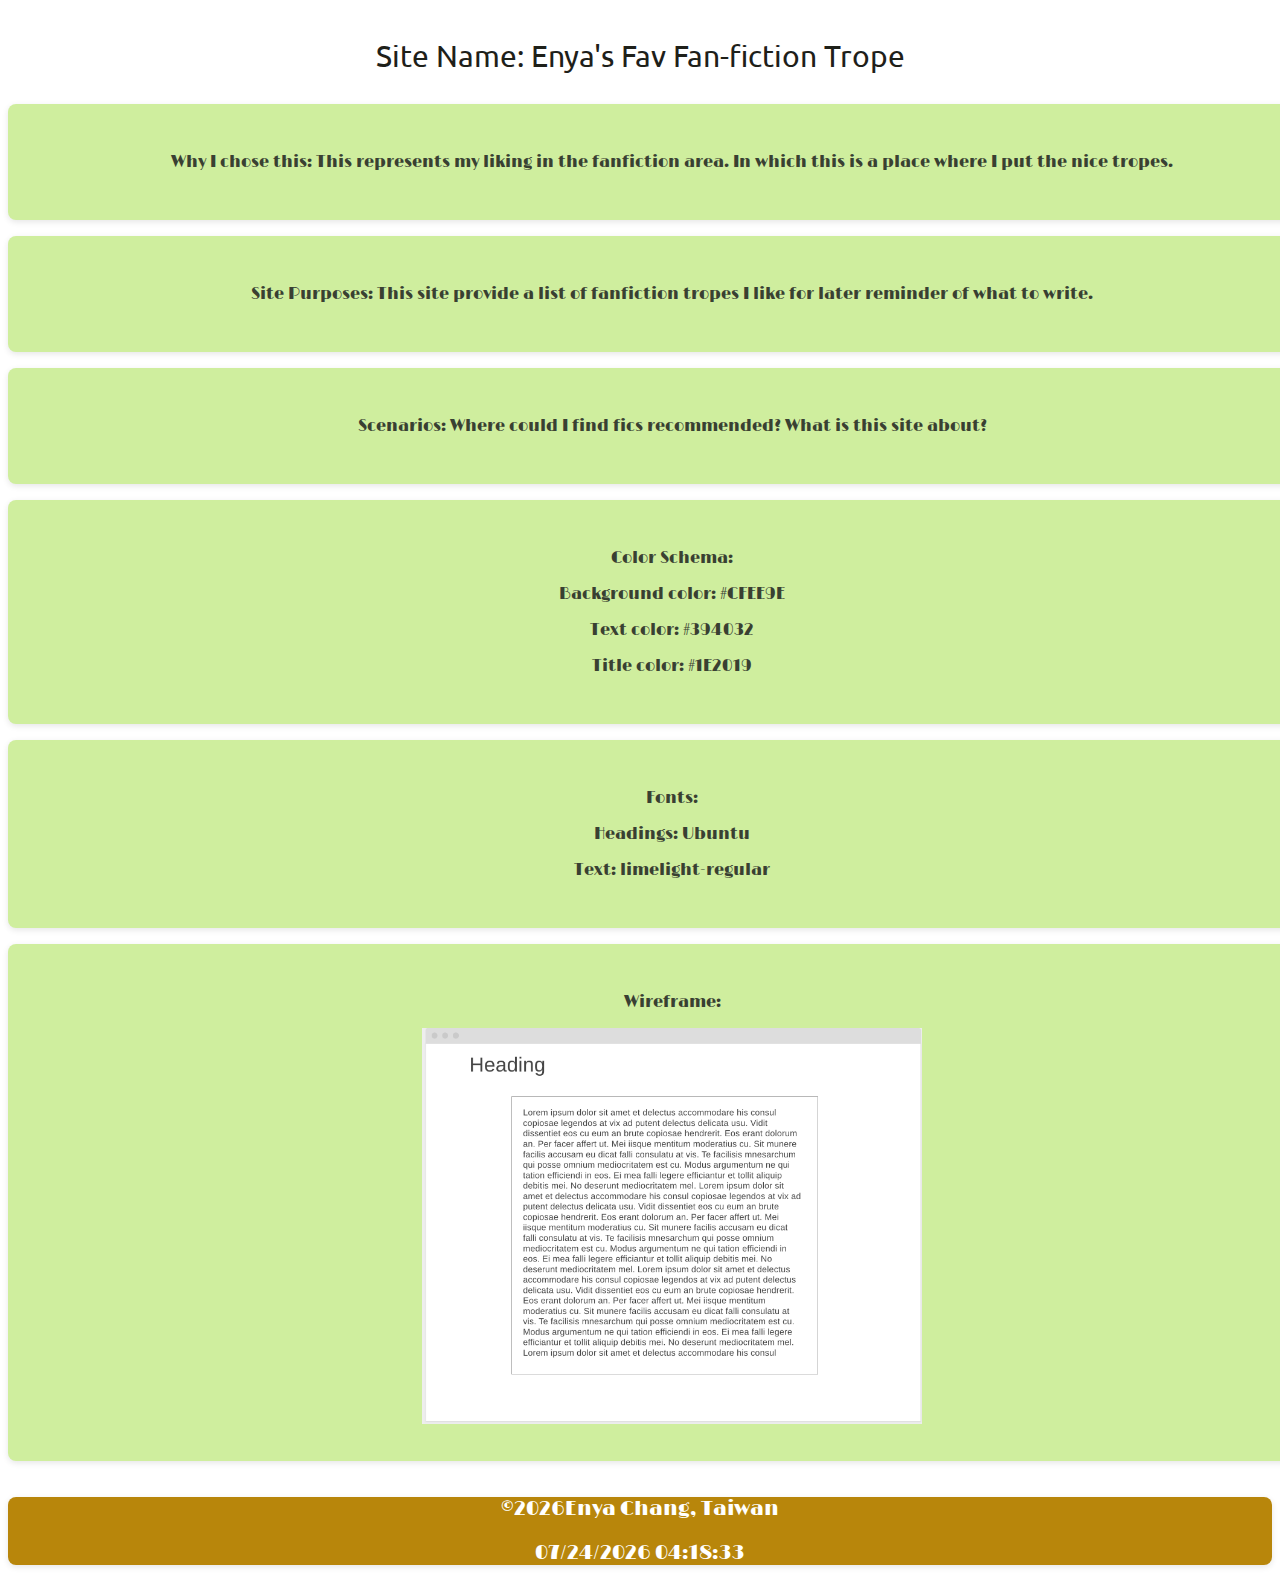
<file: project/siteplan.html>
<!DOCTYPE html>
<html lang="en">
<head>
    <meta charset="UTF-8">
    <meta name="viewport" content="width=device-width, initial-scale=1.0">
    <title>Document</title>
    <link rel="stylesheet" href="styles/siteplan.css">
    <link rel="preconnect" href="https://fonts.googleapis.com">
    <link rel="preconnect" href="https://fonts.gstatic.com" crossorigin>
    <link
        href="https://fonts.googleapis.com/css2?family=Limelight&family=Ubuntu:ital,wght@0,300;0,400;0,500;0,700;1,300;1,400;1,500;1,700&display=swap"
        rel="stylesheet">
    <script src="scripts/siteplan.js" defer></script>

</head>
<body>
    <main>
        <header>
            <p>Site Name: Enya's Fav Fan-fiction Trope</p>
        </header>

        <section>
            <p>Why I chose this: This represents my liking in the fanfiction area. In which this is a place where I put the nice tropes.</p>
        </section>

        <section>
            <p>Site Purposes: This site provide a list of fanfiction tropes I like for later reminder of what to write.
        </p>
        </section>

        <section>
        <p>Scenarios: Where could I find fics recommended? What is this site about?</p>
        </section>

        <section>
            <p>Color Schema: </p>
            <p>Background color: #CFEE9E</p>
            <p>Text color: #394032</p>
            <p>Title color: #1E2019</p>
        </section>

        <section>
            <p>Fonts:</p>
            <p>Headings: Ubuntu</p>
            <p>Text: limelight-regular</p>
        </section>

        <section>
            <p>Wireframe:</p>
            <picture>
                <img src="images/siteplan.png" alt="wireframe">
            </picture>
        </section>
        <!-- comment:
        .ubuntu-light {
        font-family: "Ubuntu", sans-serif;
        font-weight: 300;
        font-style: normal;
        } 
        .limelight-regular {
    font-family: "Limelight", sans-serif;
    font-weight: 400;
    font-style: normal;
    }
        
        <link rel="preconnect" href="https://fonts.googleapis.com">
    <link rel="preconnect" href="https://fonts.gstatic.com" crossorigin>
    <link href="https://fonts.googleapis.com/css2?family=Limelight&family=Ubuntu:ital,wght@0,300;0,400;0,500;0,700;1,300;1,400;1,500;1,700&display=swap" rel="stylesheet">
    -->
    </main>
    <footer>
        <p>
            ©<span id="current-year"></span>Enya Chang, Taiwan
        </p>
        <p id="last-modified"></p>
    </footer>
</body>
</html>
</file>
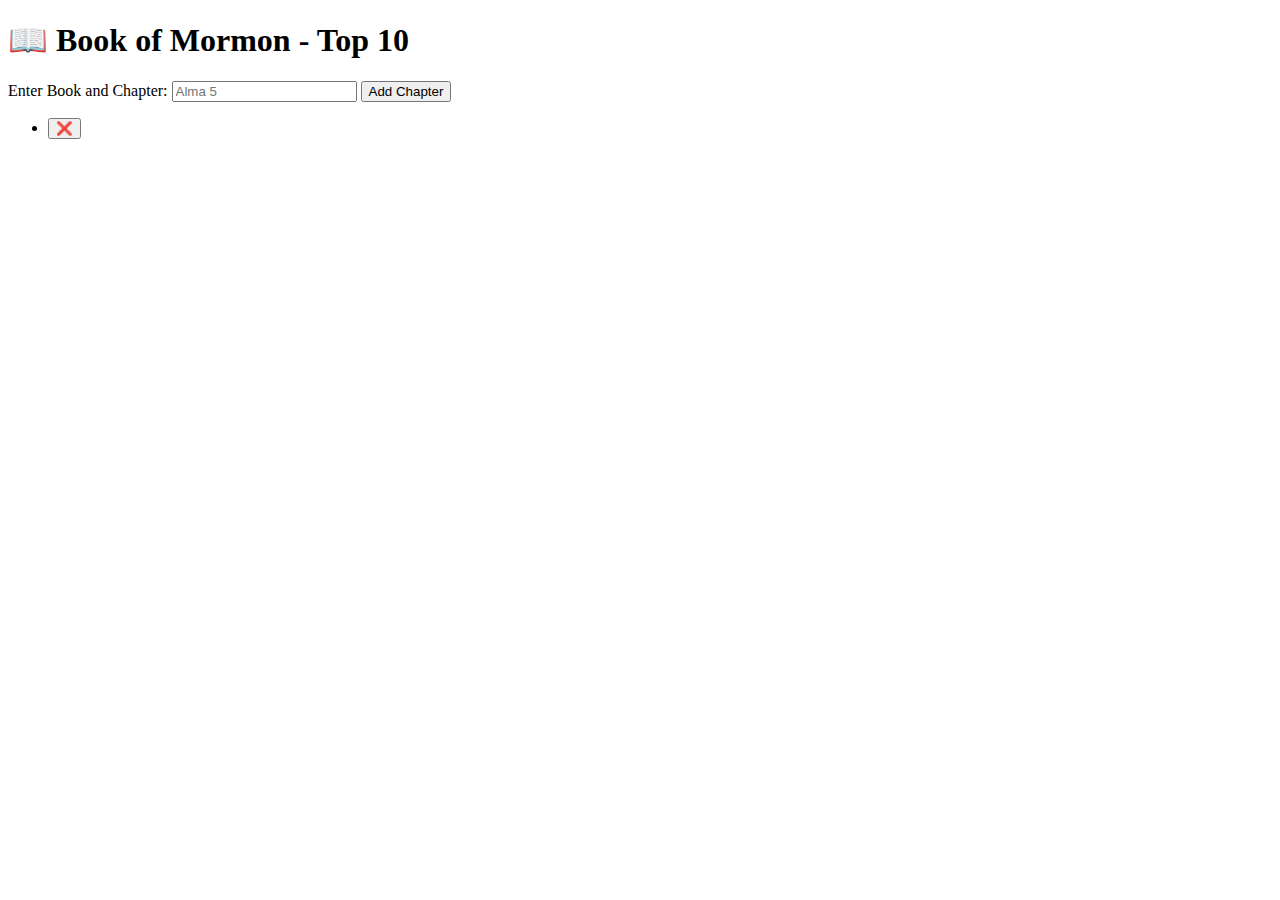
<file: week02/bom.html>
<!DOCTYPE html>
<html lang="en">
<head>
    <meta charset="UTF-8">
    <meta name="viewport" content="width=device-width, initial-scale=1.0">
    <title>Document</title>
</head>
<link rel="stylesheet" src="styles/bom.css">
<script src="scripts/bom.js" defer></script>
<body>
    <h1>📖 Book of Mormon - Top 10</h1>
    <main>
        <label for="favchap">Enter Book and Chapter: </label>
        <input type="text" id="favchap" placeholder="Alma 5">
        <button type="submit">Add Chapter</button>
        <ul id="list"></ul>
    </main>
</body>
</html>
</file>
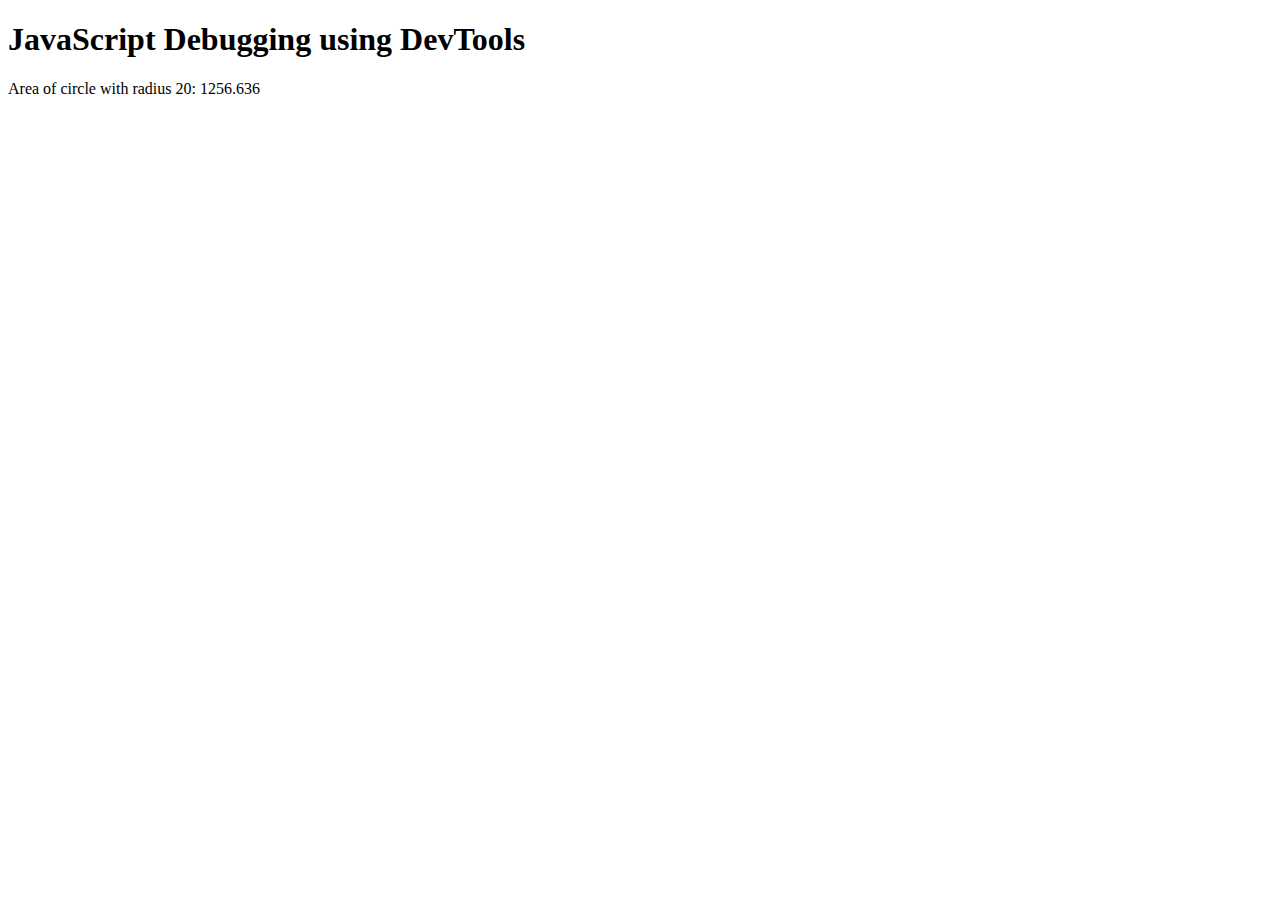
<file: week02/debugging.html>
<!DOCTYPE html>
<html lang="en">
<head>
    <meta charset="UTF-8">
    <meta name="viewport" content="width=device-width, initial-scale=1.0">
    <title>Document</title>
    <script src="scripts/debugging.js" defer></script>
</head>
<body>
    <h1>JavaScript Debugging using DevTools</h1>
    <p>Area of circle with radius <span id="radius"></span>: <span id="area"></span></p>
    
</body>
</html>
</file>
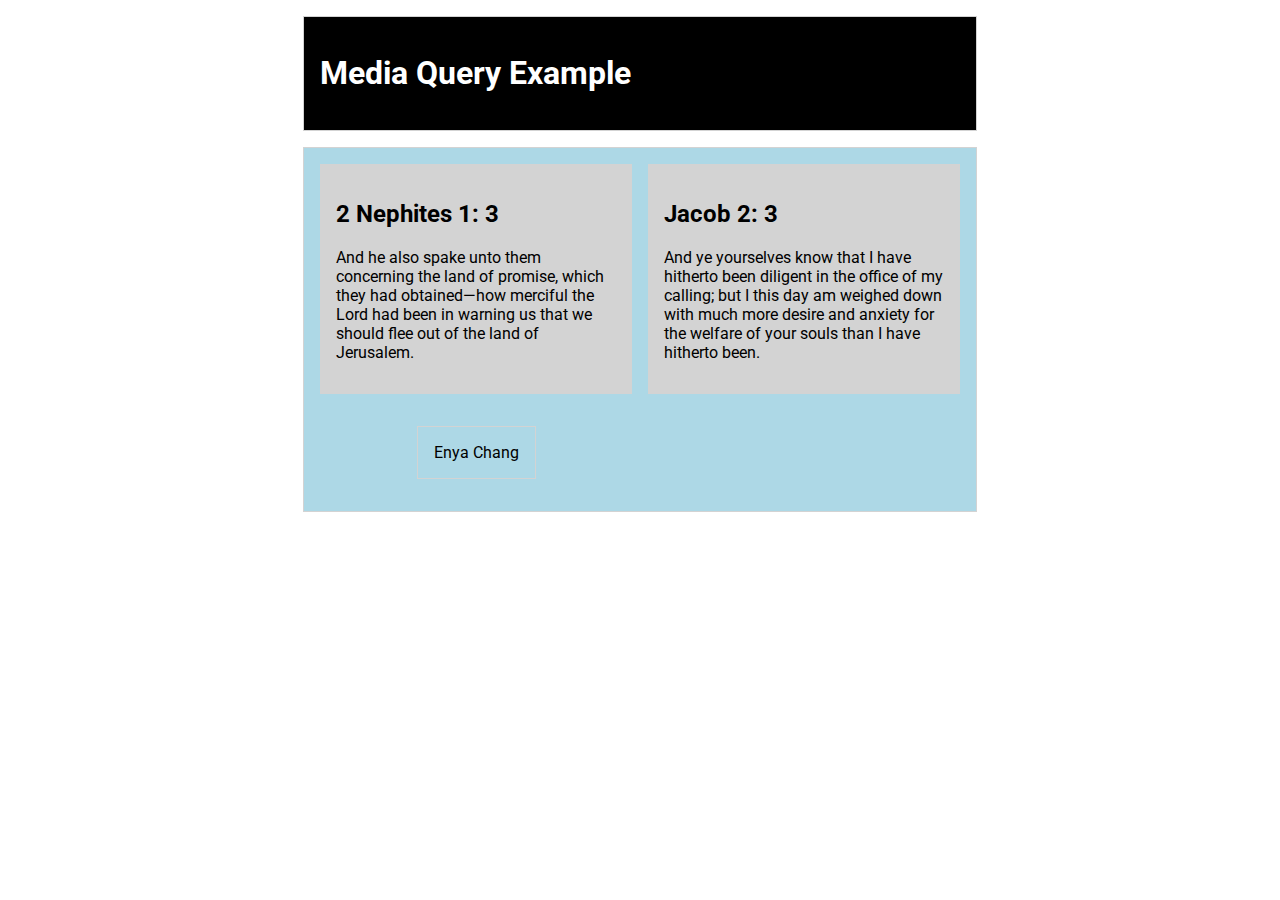
<file: week02/media-query.html>
<!DOCTYPE html>
<html lang="en">
<head>
    <meta charset="UTF-8">
    <meta name="viewport" content="width=device-width, initial-scale=1.0">
    <title>WDD 131 - Media Queary Example</title>
    <meta name="description" content="Media query learning avtivity example page.">
    <meta name="author" content="Enya Chang">
    <link rel="preconnect" href="https://fonts.googleapis.com">
    <link rel="preconnect" href="https://fonts.gstatic.com" crossorigin>
    <link href="https://fonts.googleapis.com/css2?family=Roboto:ital,wght@0,100..900;1,100..900&display=swap"
        rel="stylesheet">
    <link rel="stylesheet" href="styles/media-query.css">
    <link rel="stylesheet" href="styles/media-query-large.css">
</head>
<body>
    <header>
        <h1>Media Query Example</h1>
    </header>
    <main>
        <section>
            <h2>2 Nephites 1: 3</h2>
            <p>And he also spake unto them concerning the land of promise, which they had obtained—how merciful the Lord had been in
            warning us that we should flee out of the land of Jerusalem.</p>
        </section>
        <section>
            <h2>Jacob 2: 3</h2>
            <p>And ye yourselves know that I have hitherto been diligent in the office of my calling; but I this day am weighed down
            with much more desire and anxiety for the welfare of your souls than I have hitherto been.</p>
        </section>
        <footer>
            Enya Chang
        </footer>
    </main>
</body>
</html>
</file>
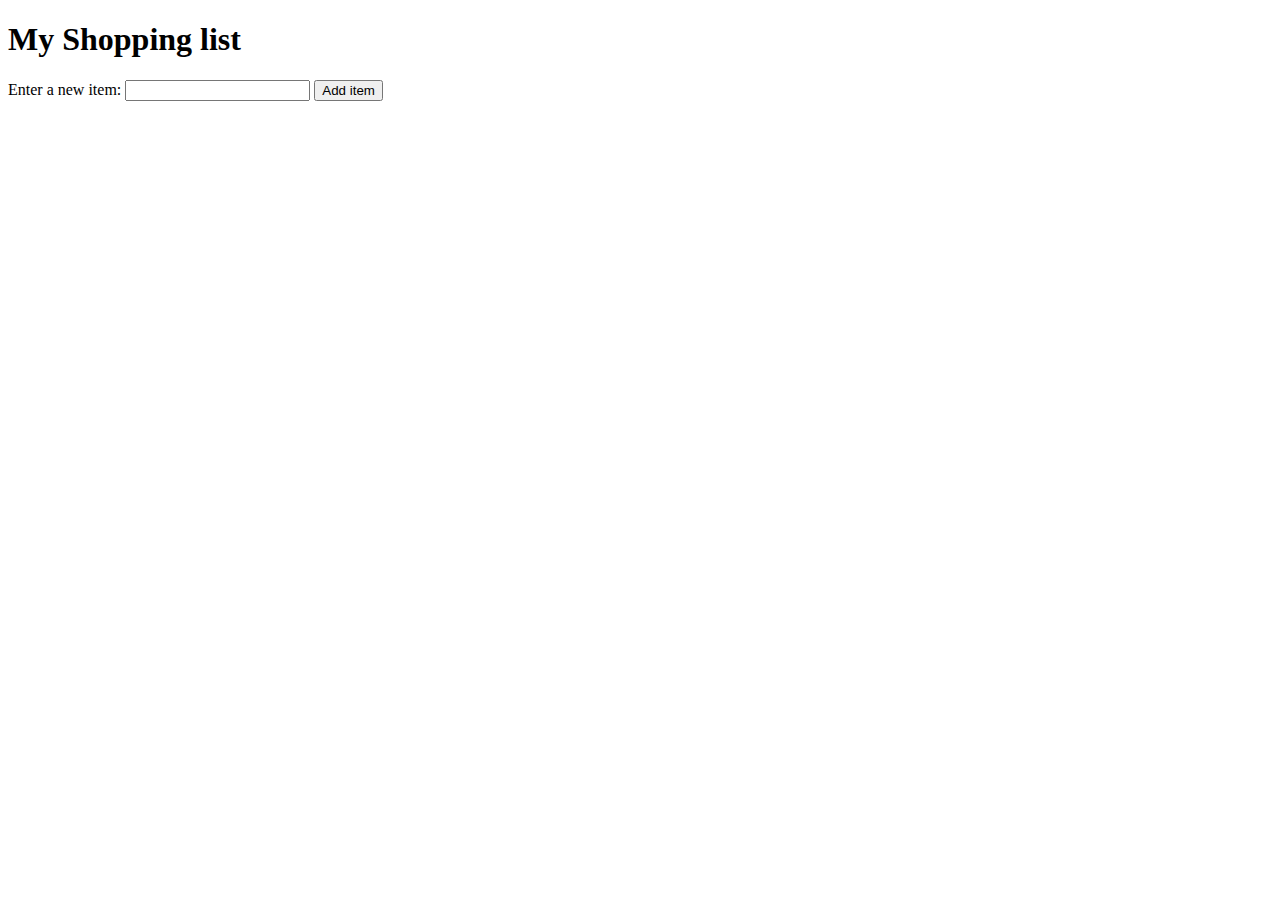
<file: week02/shoppinglist.html>
<!DOCTYPE html>
<html lang="en">
<head>
    <meta charset="UTF-8">
    <meta name="viewport" content="width=device-width, initial-scale=1.0">
    <title>Shopping list example</title>
    <style>
        li {
            margin-bottom: 10px;
        }

        li button {
            font-size: 12px;
            margin-left: 20px;
            color: #666;
        }
    </style>
</head>
<body>

    <h1>My Shopping list</h1>

    <form>
        <label for="item">Enter a new item: </label>
        <input type="text" name="item" id="item">
        <button>Add item</button>
    </form>

    <ul>

    </ul>

    <script>

    </script>
</body>
</html>
</file>
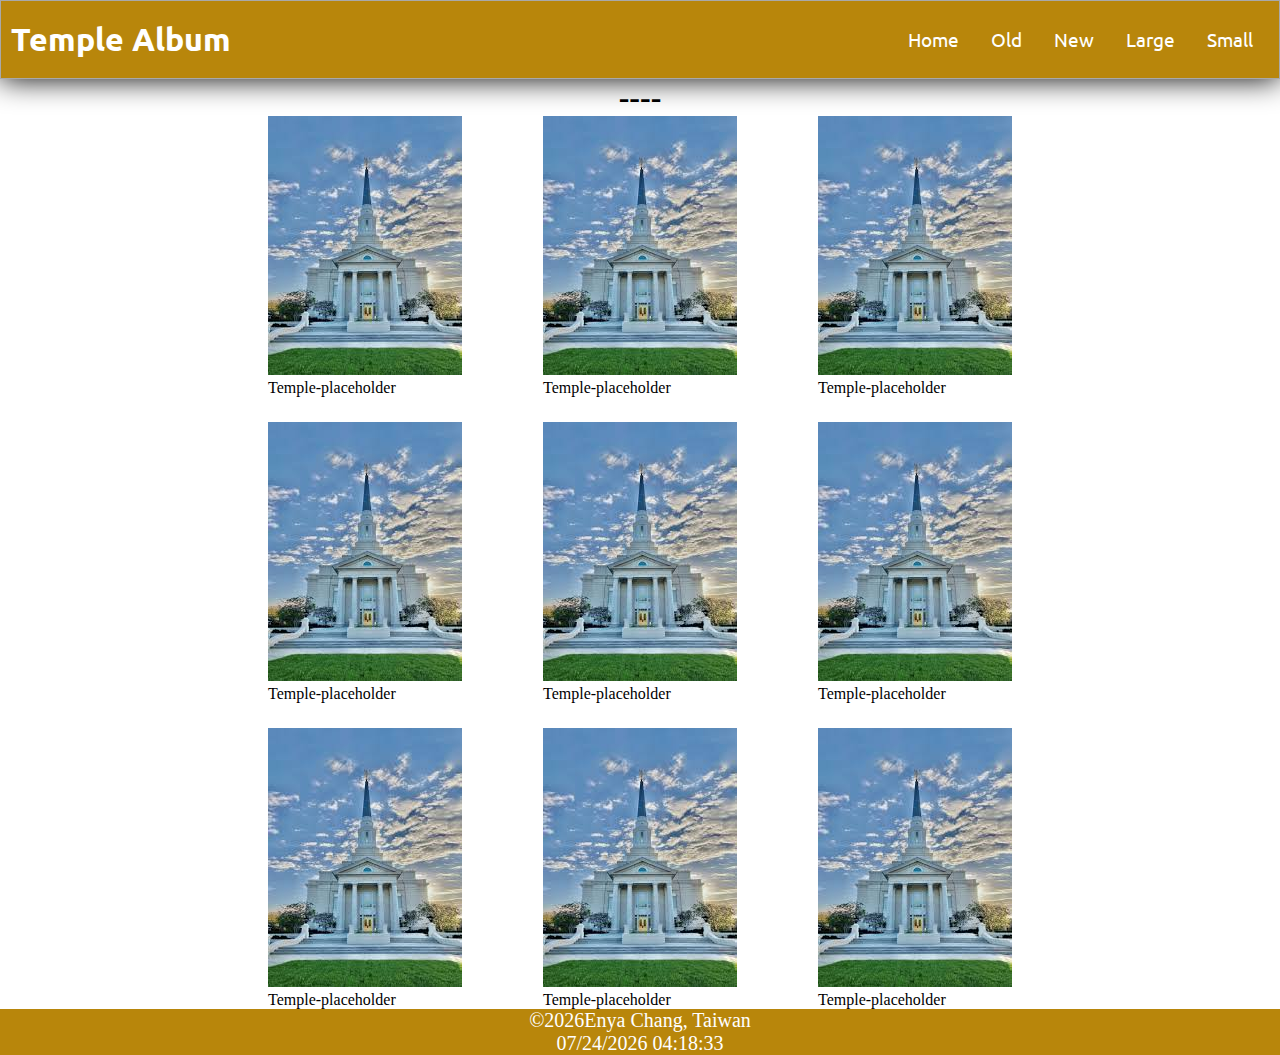
<file: week02/temples.html>
<!DOCTYPE html>
<html lang="en">
<head>
    <meta charset="UTF-8">
    <meta name="viewport" content="width=device-width, initial-scale=1.0">
    <title>Document</title>
    <link rel="stylesheet" href="styles/temples.css">
    <link rel="stylesheet" href="styles/temples-large.css">
    <script src="scripts/temples.js" defer></script>
    <link rel="preconnect" href="https://fonts.googleapis.com">
    <link rel="preconnect" href="https://fonts.gstatic.com" crossorigin>
    <link
        href="https://fonts.googleapis.com/css2?family=Ubuntu:ital,wght@0,300;0,400;0,500;0,700;1,300;1,400;1,500;1,700&display=swap"
        rel="stylesheet">
</head>
<body>
    <header>
        <h1>Temple Album</h1>
        <button id="menu"></button>
        <nav class="navigation">
            <ul>
                <li><a href="">Home</a></li>
                <li><a href="">Old</a></li>
                <li><a href="">New</a></li>
                <li><a href="">Large</a></li>
                <li><a href="">Small</a></li>
            </ul>
        </nav>
    </header>

    <main>
        <h1>----</h1>
        <div id="container">
            <figure>
                <img src="images/Temple1.jpeg" alt="placeholder">
                <figcaption>Temple-placeholder</figcaption>
            </figure>
            <figure>
                <img src="images/Temple1.jpeg" alt="placeholder">
                <figcaption>Temple-placeholder</figcaption>
            </figure>
            <figure>
                <img src="images/Temple1.jpeg" alt="placeholder">
                <figcaption>Temple-placeholder</figcaption>
            </figure>
            <figure>
                <img src="images/Temple1.jpeg" alt="placeholder">
                <figcaption>Temple-placeholder</figcaption>
            </figure>
            <figure>
                <img src="images/Temple1.jpeg" alt="placeholder">
                <figcaption>Temple-placeholder</figcaption>
            </figure>
            <figure>
                <img src="images/Temple1.jpeg" alt="placeholder">
                <figcaption>Temple-placeholder</figcaption>
            </figure>
            <figure>
                <img src="images/Temple1.jpeg" alt="placeholder">
                <figcaption>Temple-placeholder</figcaption>
            </figure>
            <figure>
                <img src="images/Temple1.jpeg" alt="placeholder">
                <figcaption>Temple-placeholder</figcaption>
            </figure>
            <figure>
                <img src="images/Temple1.jpeg" alt="placeholder">
                <figcaption>Temple-placeholder</figcaption>
            </figure>
        </div>
    </main>

    <footer>
        <footer>
            <p>
                ©<span id="current-year"></span>Enya Chang, Taiwan
            </p>
            <p id="last-modified"></p>
        </footer>
    </footer>


</body>
</html>
</file>
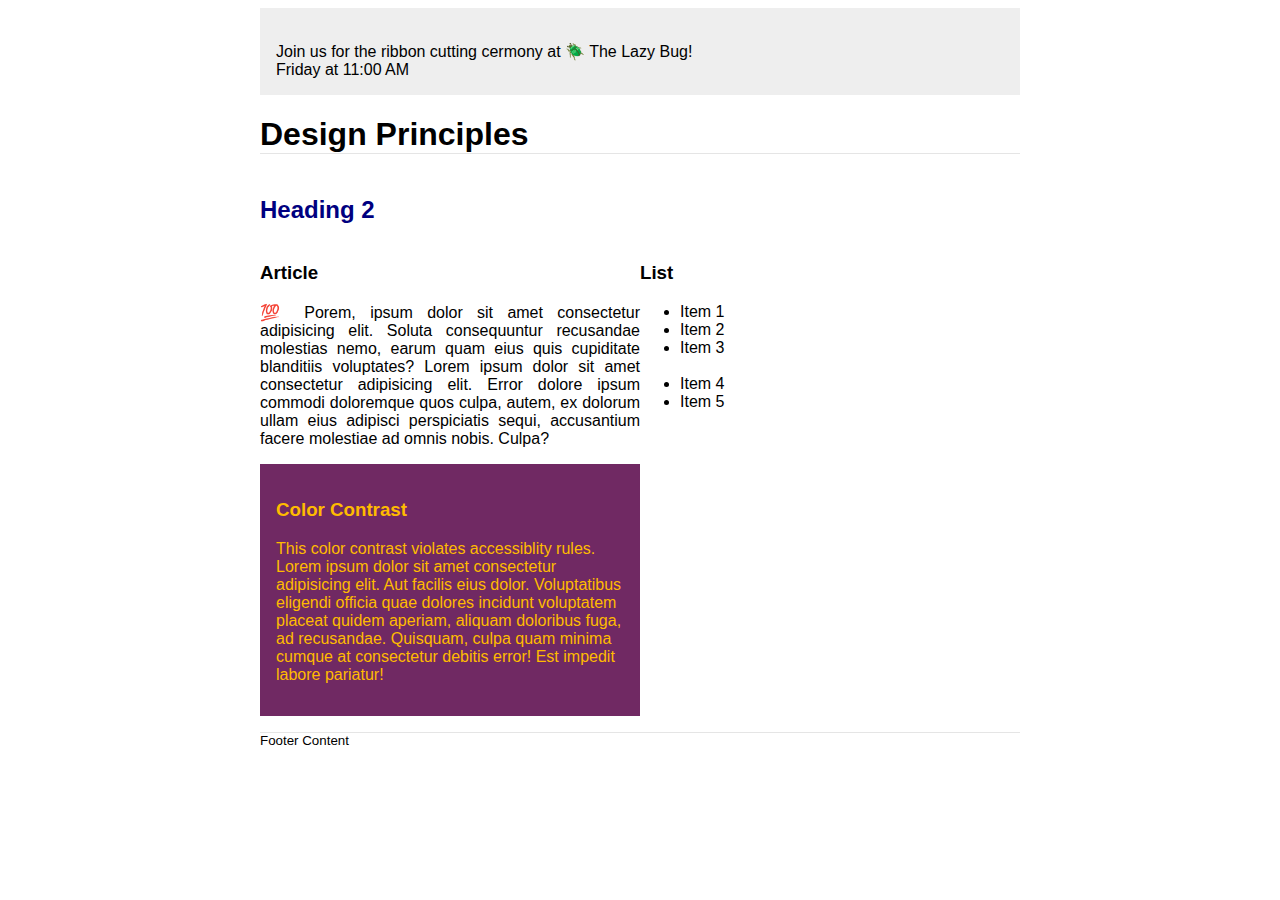
<file: week03/design.html>
<!DOCTYPE html>
<html lang="en">
<head>
    <meta charset="UTF-8">
    <meta name="viewport" content="width=device-width, initial-scale=1.0">
    <link rel="stylesheet" href="styles/design.css">
    <title>Document</title>
</head>
<body>
    <header>
        <div class="banner"><br>Join us for the ribbon cutting cermony at 🪲 The Lazy
            Bug!<br>Friday at 11:00 AM</div>
        <h1>Design Principles</h1>
    </header>
    <main>
        <h2>Heading 2</h2>
        <section>
            <h3>Article</h3>
            <article>
                <p>💯 Porem, ipsum dolor sit amet consectetur adipisicing elit. Soluta consequuntur recusandae molestias
                    nemo, earum quam eius quis cupiditate blanditiis voluptates? Lorem ipsum dolor sit amet consectetur
                    adipisicing elit. Error dolore ipsum commodi doloremque quos culpa, autem, ex dolorum ullam eius
                    adipisci perspiciatis sequi, accusantium facere molestiae ad omnis nobis. Culpa?</p>
            </article>
        </section>
        <section>
            <h3>List</h3>
            <ul>
                <li>Item 1</li>
                <li>Item 2</li>
                <li>Item 3<br><br></li>
                <li>Item 4</li>
                <li>Item 5</li>
            </ul>
        </section>
        <div class="callout">
            <h3>Color Contrast</h3>
            <p>This color contrast violates accessiblity rules. Lorem ipsum dolor sit amet consectetur adipisicing elit. Aut
                facilis eius dolor. Voluptatibus eligendi officia quae dolores incidunt voluptatem placeat quidem aperiam,
                aliquam doloribus fuga, ad recusandae. Quisquam, culpa quam minima cumque at consectetur debitis error! Est
                impedit labore pariatur!</p>
        </div>
    </main>
    <footer>
        Footer Content
    </footer>
</body>
</html>
</file>
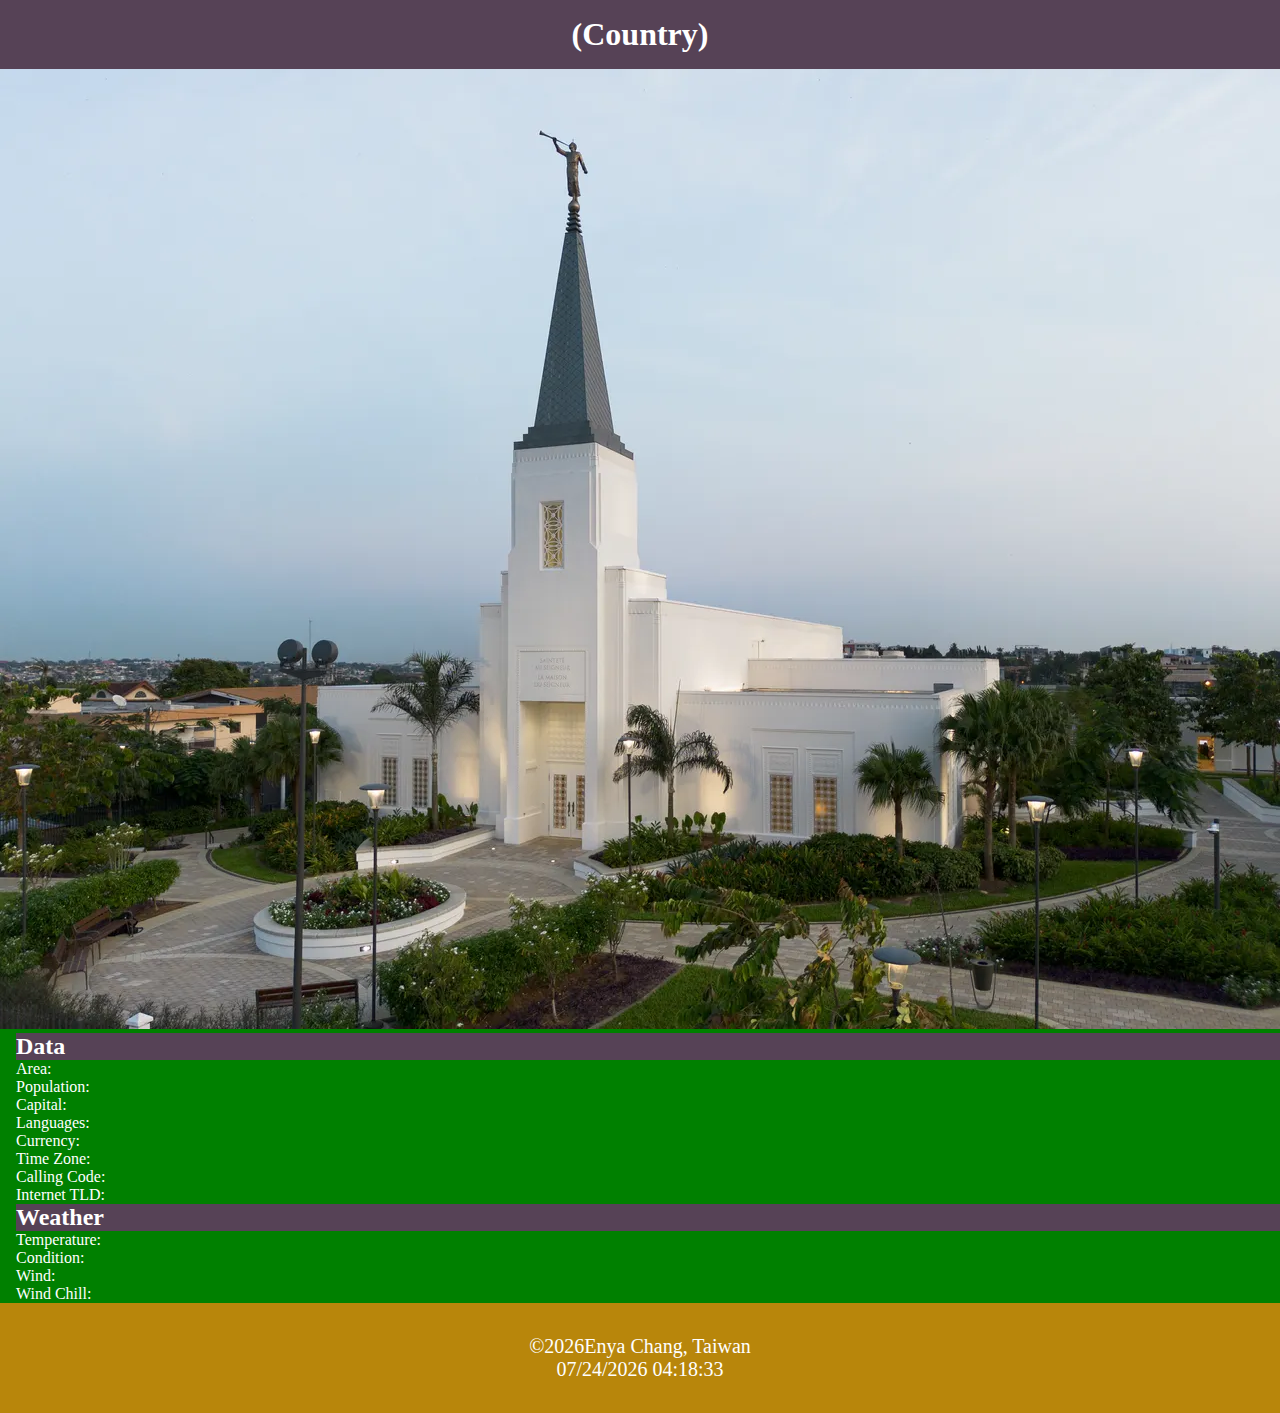
<file: week03/place.html>
<!DOCTYPE html>
<html lang="en">
<head>
    <meta charset="UTF-8">
    <meta name="viewport" content="width=device-width, initial-scale=1.0">
    <title>Document</title>
    <link rel="stylesheet" href="styles/place.css">
    <script src="scripts/place.js" defer></script>
</head>
<body>
    <header>
        <h1>(Country)</h1>
    </header>


    <main>
        <picture>
            <source srcset="" media="">
            <source srcset="" media="">
            <img src="images/hero-large.webp.webp" alt="temple" width="" height="">
        </picture>

        <section class="sec1">
            <h2>Data</h2>
            <ul>
                <li>Area: </li>
                <li>Population: </li>
                <li>Capital: </li>
                <li>Languages: </li>
                <li>Currency: </li>
                <li>Time Zone: </li>
                <li>Calling Code: </li>
                <li>Internet TLD: </li>
            </ul>
        </section>
        <section class="sec2">
            <h2>Weather</h2>
            <ul>
                <li>Temperature: </li>
                <li>Condition: </li>
                <li>Wind: </li>
                <li>Wind Chill: </li>
            </ul>
        </section>
    </main>


    <footer>
        <p>
            ©<span id="current-year"></span>Enya Chang, Taiwan
        </p>
         <p id="last-modified"></p>
    </footer>
</body>
</html>
</file>
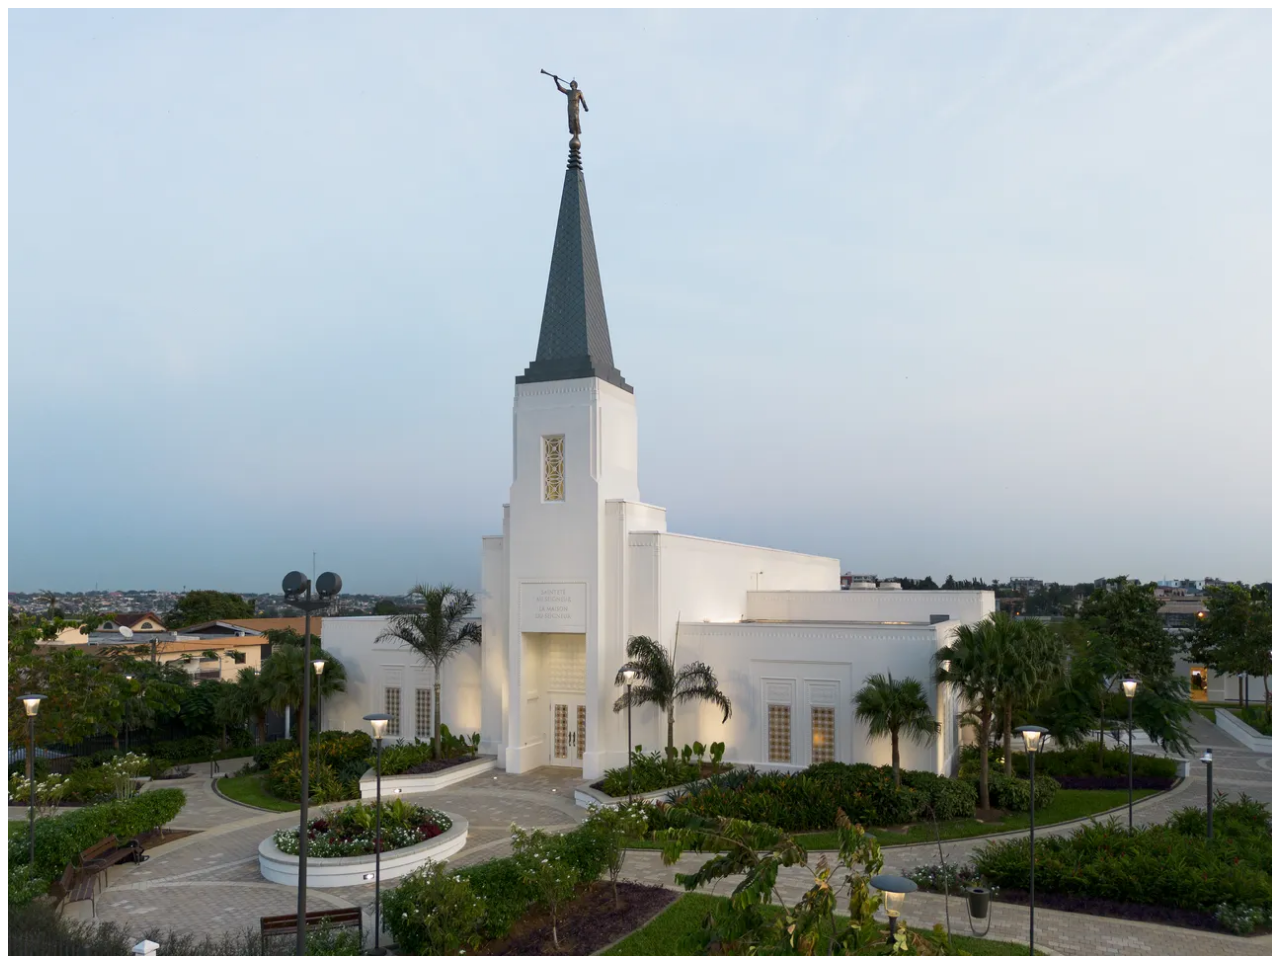
<file: week03/responsive-images.html>
<!DOCTYPE html>
<html lang="en">
<head>
    <meta charset="UTF-8">
    <meta name="viewport" content="width=device-width, initial-scale=1.0">
    <title>Document</title>
    <link rel="stylesheet" href="styles/responsive-images.css">
</head>
<body>
    <main>
        <div class="hero">
            <picture>
                <source srcset="images/hero-large.webp.webp" media="(min-width: 1000px)">
                <source srcset="images/hero-medium.webp.webp" media="(min-width: 500px)">
                <img src="images/hero-small.webp.webp" alt="temple" width="1500" height="750">
            </picture>
        </div>
    </main>
</body>
</html>
</file>
<file: project/styles/siteplan.css>
section {
    display: block;
    width: 100%;
    padding: 2rem;
    margin-bottom: 1rem;
    background-color: #CFEE9E;
    box-shadow: 0 2px 6px rgba(0, 0, 0, 0.1);
    border-radius: 8px;
}

main {
    background-color: white;
    color: #394032;
    font-family: "Limelight", sans-serif;
    display: flex;
    flex-direction: column;
    text-align: center;
}

header {
    color: #1E2019;
    font-family: "Ubuntu", sans-serif;
    font-size: 30px;
}

footer {
    text-align: center;
    background-color: darkgoldenrod;
    color: white;
    font-size: 20px;
    box-shadow: 0 2px 6px rgba(0, 0, 0, 0.1);
    border-radius: 8px;
    font-family: "Limelight", sans-serif;
}

img {
    width: 500px;
    height: auto;
}
</file>
<file: week02/styles/media-query.css>
body {
    font-family: "Roboto", sans-serif;
}

header, main, footer {
    max-width: 640px;
    margin: 1rem auto;
    border: 1px solid lightgray;
    padding: 1rem; /* notice here */
    background-color: lightblue;
}

main {
    display: grid;
    grid-template-columns: 1fr;
    grid-gap: 1rem; /* notice here */

}

section /* notice here: doesn't know why */ {
    padding: 1rem;
    background-color: lightgray;
}
</file>
<file: week02/styles/media-query-large.css>
@media screen and (min-width: 500px) {
    /* Change through declaration within the media query the header to a black background with white text: This meant this */
    header {
        background-color: black;
        color: white;
    }
    main {
        grid-template-columns:1fr 1fr;
    }
}
</file>
<file: week02/styles/temples.css>
* {
    margin: 0;
    padding: 0;
    box-sizing: border-box;
}

header {
    font-family: "Ubuntu", sans-serif;
    background-color: darkgoldenrod;
    color: white;
    display: grid;
    grid-gap: 1rem;
    padding: 10px;
    border: 1px solid darkgray;
    box-shadow: 0 0 30px black;
}

nav ul {
    list-style: none;
    display: flex;
    flex-direction: column;
}

nav a {
    display: none;
}

nav a:hover {
    background-color: white;
    color: black;
}

nav.open a {
    display: block;
    color: white;
    text-align: center;
    padding: 1rem;
    text-decoration: none;
    font-size: larger;
    flex: 1 1 100%;
}

#menu::before {
    content: "☰";
}

#menu.open::before {
    content: "X";
}

.open a {
    display: block;
}

#menu {
    font-size: 1.5rem;
    border: 0;
    background: none;
    color: black;
    position: absolute;
    top: 1rem;
    right: 1rem;
}

main {
    max-width: 800px;
    margin: 0 auto;
}

main h1 {
    text-align: center;
}

#container {
    display: grid;
    grid-template-columns: repeat(auto-fit, minmax(250px, 1fr));
    grid-gap: 25px;
    place-items: center;
}

footer {
    text-align: center;
    background-color: darkgoldenrod;
    color: white;
    font-size: 20px;
}
</file>
<file: week02/styles/temples-large.css>
@media (min-width: 740px) {
    header {
        display: flex;
        align-items: center;
        justify-content: space-between;
    }
    
    nav ul {
        justify-content: flex-end;
        flex-direction: row;
    }
    
    nav a {
        display: block;
        color: white;
        text-align: center;
        padding: 1rem;
        text-decoration: none;
        font-size: larger;
        flex: 1 1 100%;
    }

    #menu {
        display: none;
    }

    .open a {
        display: block;
    }
}
</file>
<file: week03/styles/design.css>
body {
    font-family: Roboto, helvetica, sans-serif;
}

header,
main,
footer {
    max-width: 760px;
    margin: 0 auto;
}

.banner {
    padding: 1rem;
    background-color: #eee;
}

h1 {
    border-bottom: 1px solid rgba(0, 0, 0, 0.1);
}

main {
    display: grid;
    grid-template-columns: 1fr 1fr;
}

h2 {
    color: navy;
    text-align: left;
    grid-column: 1 / 3;
}

article p {
    text-align: justify;
}

.callout {
    color: #ffbb00;
    background-color: #702963;
    padding: 1rem;
}

footer {
    margin-top: 1rem;
    border-top: 1px solid rgba(0, 0, 0, 0.1);
    font-size: smaller;
    text-align: left;
}
</file>
<file: week03/styles/place.css>
/* important */
* {
    margin: 0;
    padding: 0;
    box-sizing: border-box;
    color: white;
}

body {
    background-color: green;
}

header {
    background-color: #564256;
    padding: 1rem;
    text-align: center;
}

.sec1, .sec2 {
    padding-left: 1rem;
}

.sec1 h2, .sec2 h2 {
    background-color: #564256;
}

.sec1 ul, .sec2 ul {
    list-style: none;
}

footer {
    text-align: center;
    background-color: darkgoldenrod;
    color: white;
    font-size: 20px;
    padding: 2rem;
}
</file>
<file: week03/styles/responsive-images.css>
.hero img {
    width: 100%;
    height: auto;
}
</file>
